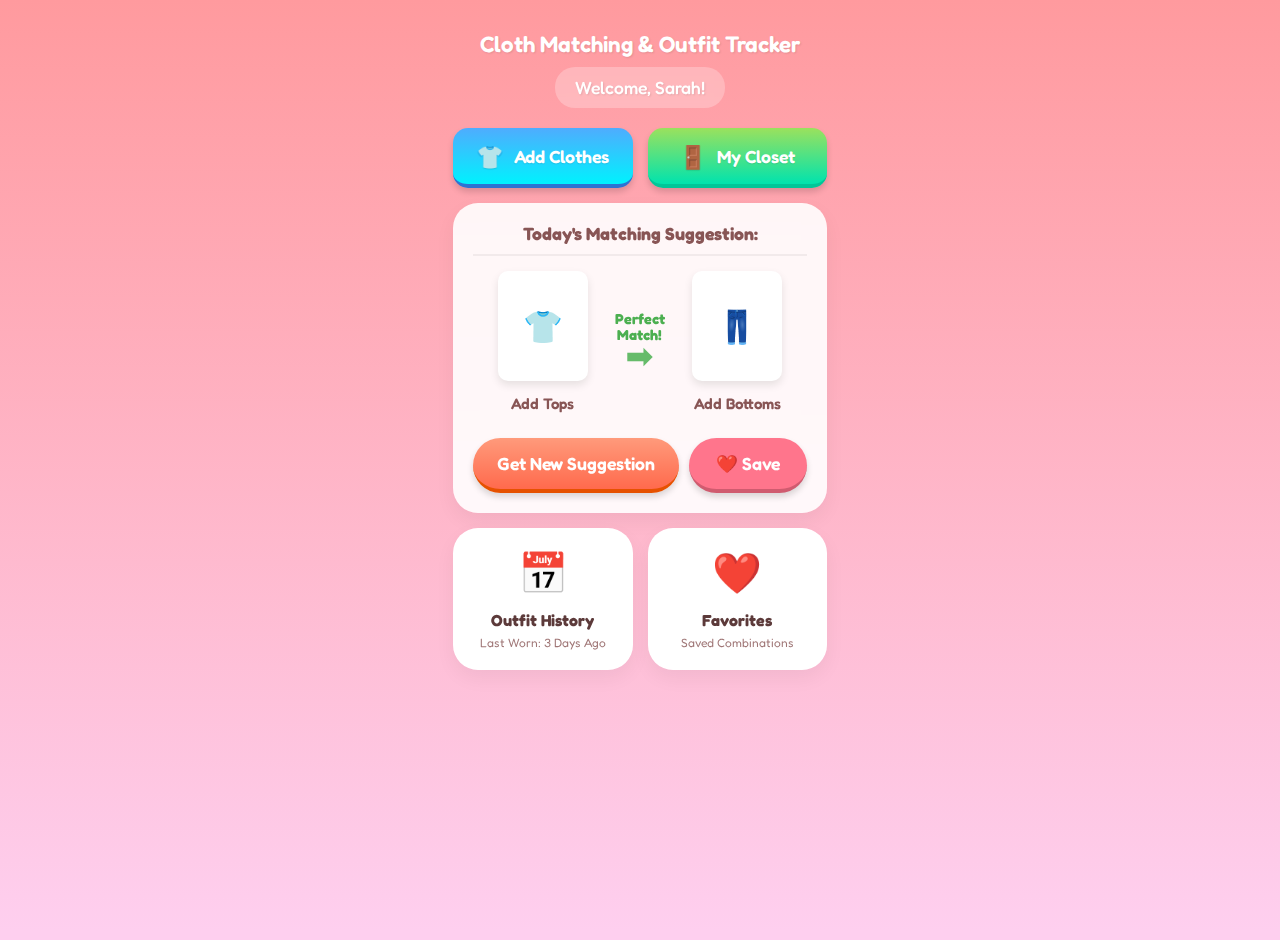
<file: index.html>
<!DOCTYPE html>
<html lang="en">

<head>
    <meta charset="UTF-8">
    <meta name="viewport" content="width=device-width, initial-scale=1.0">
    <title>Cloth Matching & Outfit Tracker</title>
    <link rel="stylesheet" href="style.css">
    <link href="https://fonts.googleapis.com/css2?family=Fredoka:wght@400;500;600&display=swap" rel="stylesheet">
</head>

<body onload="initHome()">

    <div class="app-container">

        <!-- Header -->
        <header>
            <h1>Cloth Matching & Outfit Tracker</h1>
            <div class="welcome-banner">Welcome, Sarah!</div>
        </header>

        <!-- Main Navigation -->
        <div class="nav-buttons">
            <button class="btn-main btn-blue" onclick="location.href='add_clothes.html'">
                <span class="icon">👕</span> Add Clothes
            </button>
            <button class="btn-main btn-green" onclick="location.href='my_closet.html'">
                <span class="icon">🚪</span> My Closet
            </button>
        </div>

        <!-- Suggestion Card -->
        <div class="card suggestion-card">
            <h3>Today's Matching Suggestion:</h3>

            <div class="match-display">
                <div class="item-display" id="topDisplay">
                    <!-- Javascript will inject content here -->
                    <div class="placeholder-img">👕</div>
                    <p class="item-name">Loading...</p>
                </div>

                <div class="match-arrow">
                    <span class="match-text">Perfect<br>Match!</span>
                    <span class="arrow-icon">➡</span>
                </div>

                <div class="item-display" id="bottomDisplay">
                    <!-- Javascript will inject content here -->
                    <div class="placeholder-img">👖</div>
                    <p class="item-name">Loading...</p>
                </div>
            </div>

            <div class="button-group" style="display: flex; gap: 10px; margin-top: 15px;">
                <button class="btn-action btn-orange" style="flex: 2;" onclick="generateHomeMatch()">Get New
                    Suggestion</button>
                <button class="btn-action btn-orange"
                    style="flex: 1; background: #ff758c; border-bottom-color: #d05b6f;"
                    onclick="saveCurrentToFavorites()">❤️ Save</button>
            </div>
        </div>

        <!-- Bottom Cards -->
        <div class="bottom-cards">
            <div class="card mini-card" onclick="location.href='outfit_history.html'">
                <div class="icon-calendar">📅</div>
                <h4>Outfit History</h4>
                <p class="sub-text">Last Worn: 3 Days Ago</p>
            </div>

            <div class="card mini-card" onclick="location.href='favourites.html'">
                <div class="icon-heart">❤️</div>
                <h4>Favorites</h4>
                <p class="sub-text">Saved Combinations</p>
            </div>
        </div>

    </div>

    <script src="script.js"></script>
</body>

</html>
</file>
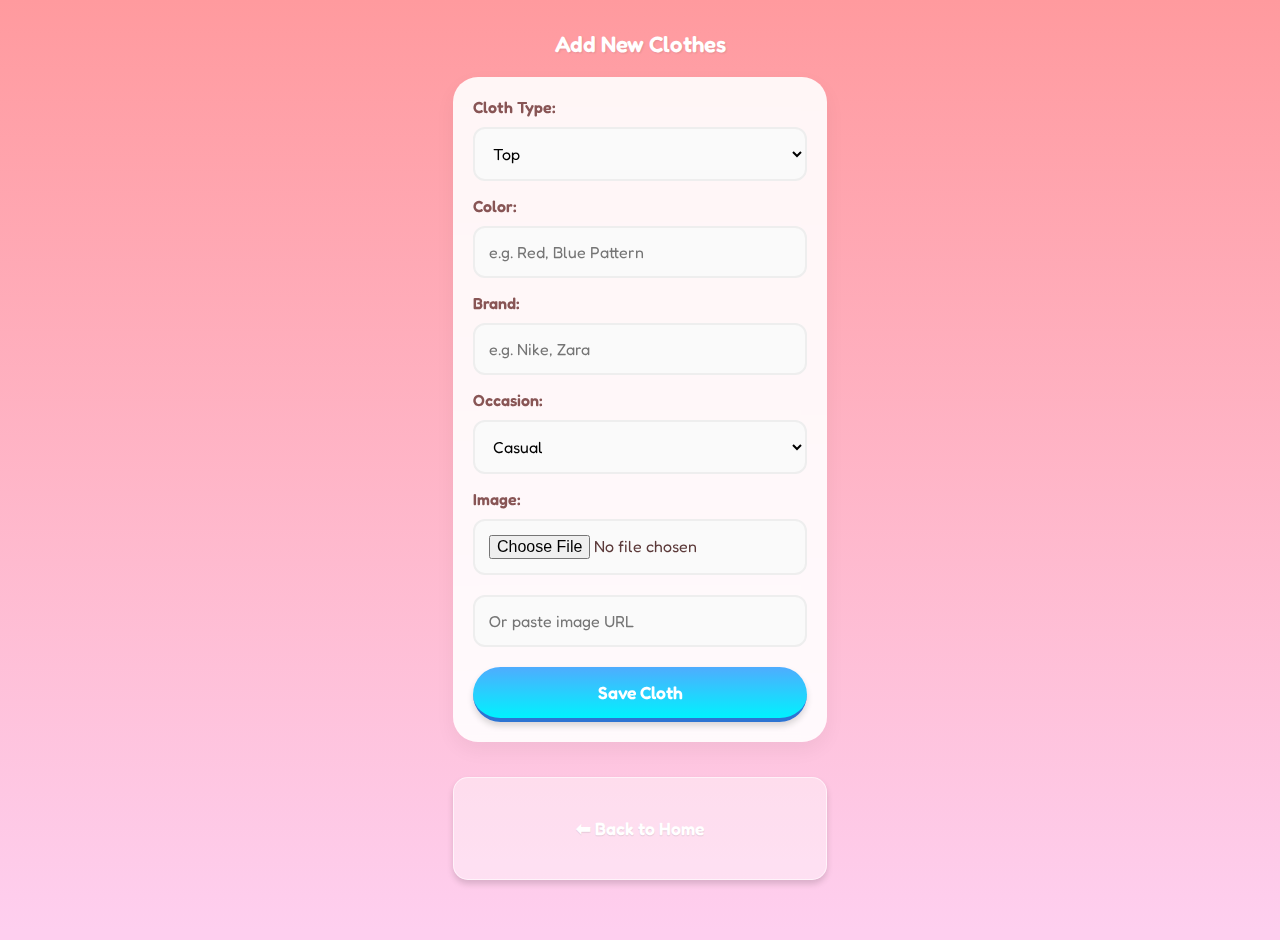
<file: add_clothes.html>
<!DOCTYPE html>
<html lang="en">

<head>
    <meta charset="UTF-8">
    <meta name="viewport" content="width=device-width, initial-scale=1.0">
    <title>Add Clothes</title>
    <link rel="stylesheet" href="style.css">
    <link href="https://fonts.googleapis.com/css2?family=Fredoka:wght@400;500;600&display=swap" rel="stylesheet">
</head>

<body>

    <div class="app-container">
        <!-- Header -->
        <header>
            <h1>Add New Clothes</h1>
        </header>

        <div class="card">
            <form onsubmit="saveCloth(); return false;">
                <label>Cloth Type:</label>
                <select id="type">
                    <option value="Top">Top</option>
                    <option value="Bottom">Bottom</option>
                    <option value="Shoes">Shoes</option>
                </select>

                <label>Color:</label>
                <input type="text" id="color" required placeholder="e.g. Red, Blue Pattern">

                <label>Brand:</label>
                <input type="text" id="brand" placeholder="e.g. Nike, Zara">

                <label>Occasion:</label>
                <select id="occasion">
                    <option value="Casual">Casual</option>
                    <option value="Formal">Formal</option>
                    <option value="Sport">Sport</option>
                    <option value="Party">Party</option>
                </select>

                <label>Image:</label>
                <!-- File Upload -->
                <input type="file" id="imageFile" accept="image/*">
                <!-- Fallback URL -->
                <input type="text" id="imageUrl" placeholder="Or paste image URL">

                <button type="submit" class="btn-action btn-blue">Save Cloth</button>
            </form>
        </div>

        <button onclick="location.href='index.html'" class="btn-main btn-back">
            ⬅ Back to Home
        </button>
    </div>

    <script src="script.js"></script>
</body>

</html>
</file>
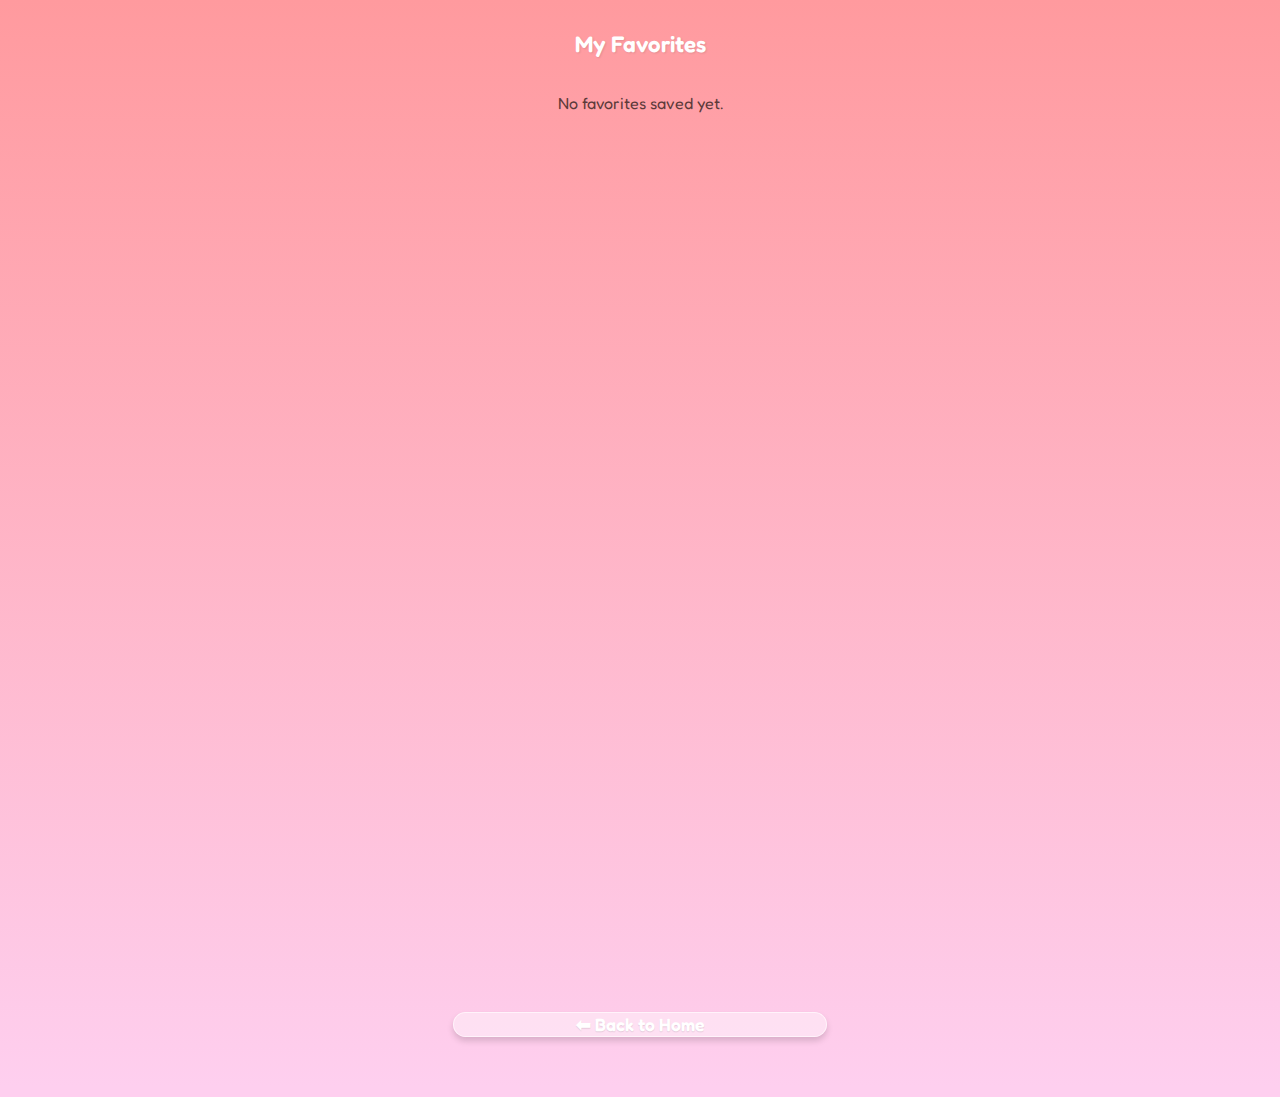
<file: favourites.html>
<!DOCTYPE html>
<html lang="en">

<head>
    <meta charset="UTF-8">
    <meta name="viewport" content="width=device-width, initial-scale=1.0">
    <title>My Favorites</title>
    <link rel="stylesheet" href="style.css">
    <link href="https://fonts.googleapis.com/css2?family=Fredoka:wght@400;500;600&display=swap" rel="stylesheet">
</head>

<body onload="loadFavorites()">

    <div class="app-container">
        <header>
            <h1>My Favorites</h1>
        </header>

        <div id="favoritesList" class="app-container" style="padding: 0;">
            <!-- Favorites will appear here -->
        </div>

        <button onclick="location.href='index.html'" class="btn-main btn-back">
            ⬅ Back to Home
        </button>
    </div>

    <script src="script.js"></script>
</body>

</html>
</file>
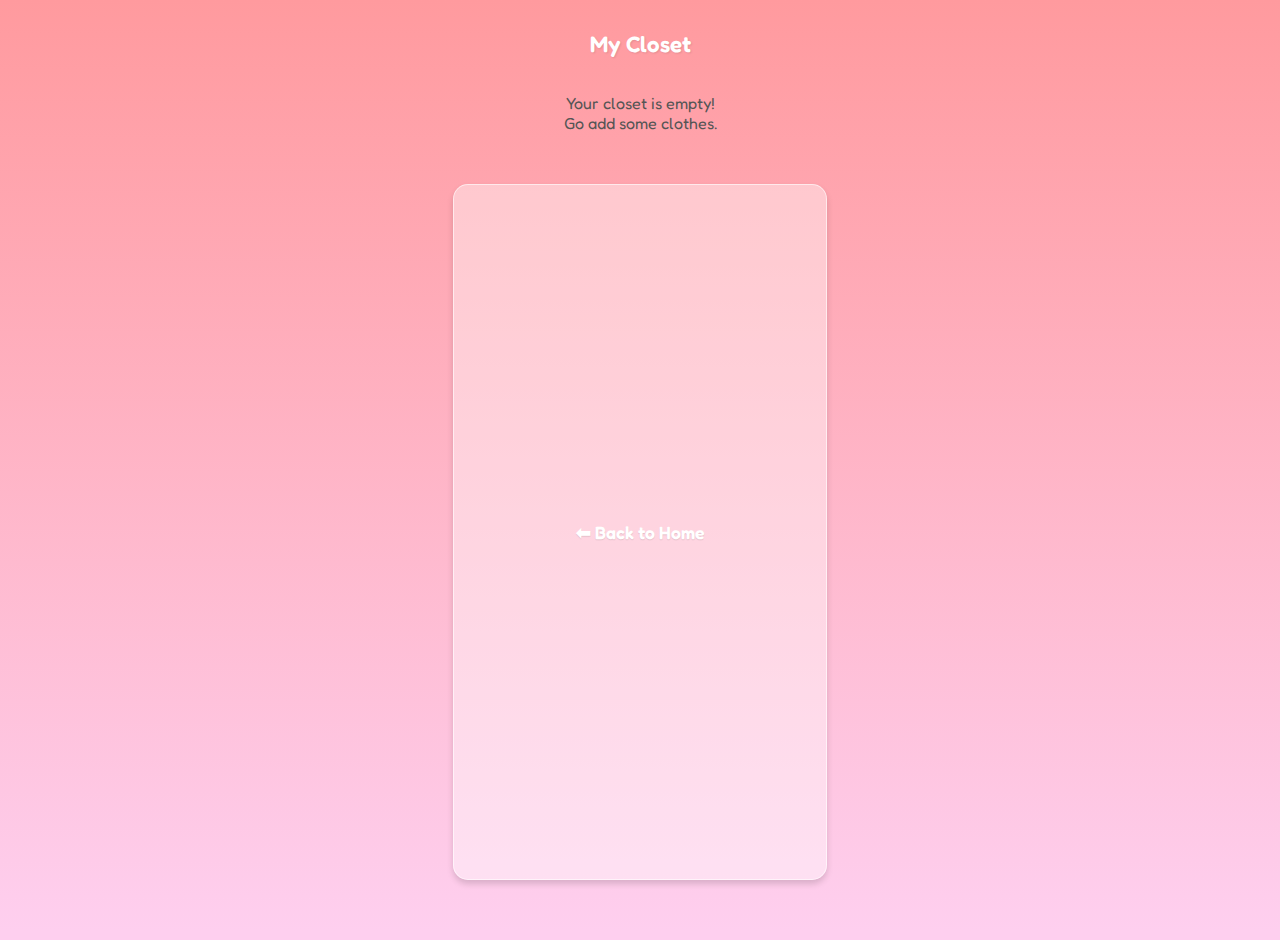
<file: my_closet.html>
<!DOCTYPE html>
<html lang="en">

<head>
    <meta charset="UTF-8">
    <meta name="viewport" content="width=device-width, initial-scale=1.0">
    <title>My Closet</title>
    <link rel="stylesheet" href="style.css">
    <link href="https://fonts.googleapis.com/css2?family=Fredoka:wght@400;500;600&display=swap" rel="stylesheet">
</head>

<body onload="displayCloset()">

    <div class="app-container">
        <header>
            <h1>My Closet</h1>
        </header>

        <div id="closetList" class="closet-grid">
            <!-- Clothes will appear here -->
        </div>

        <button onclick="location.href='index.html'" class="btn-main btn-back">
            ⬅ Back to Home
        </button>
    </div>

    <script src="script.js"></script>
</body>

</html>
</file>
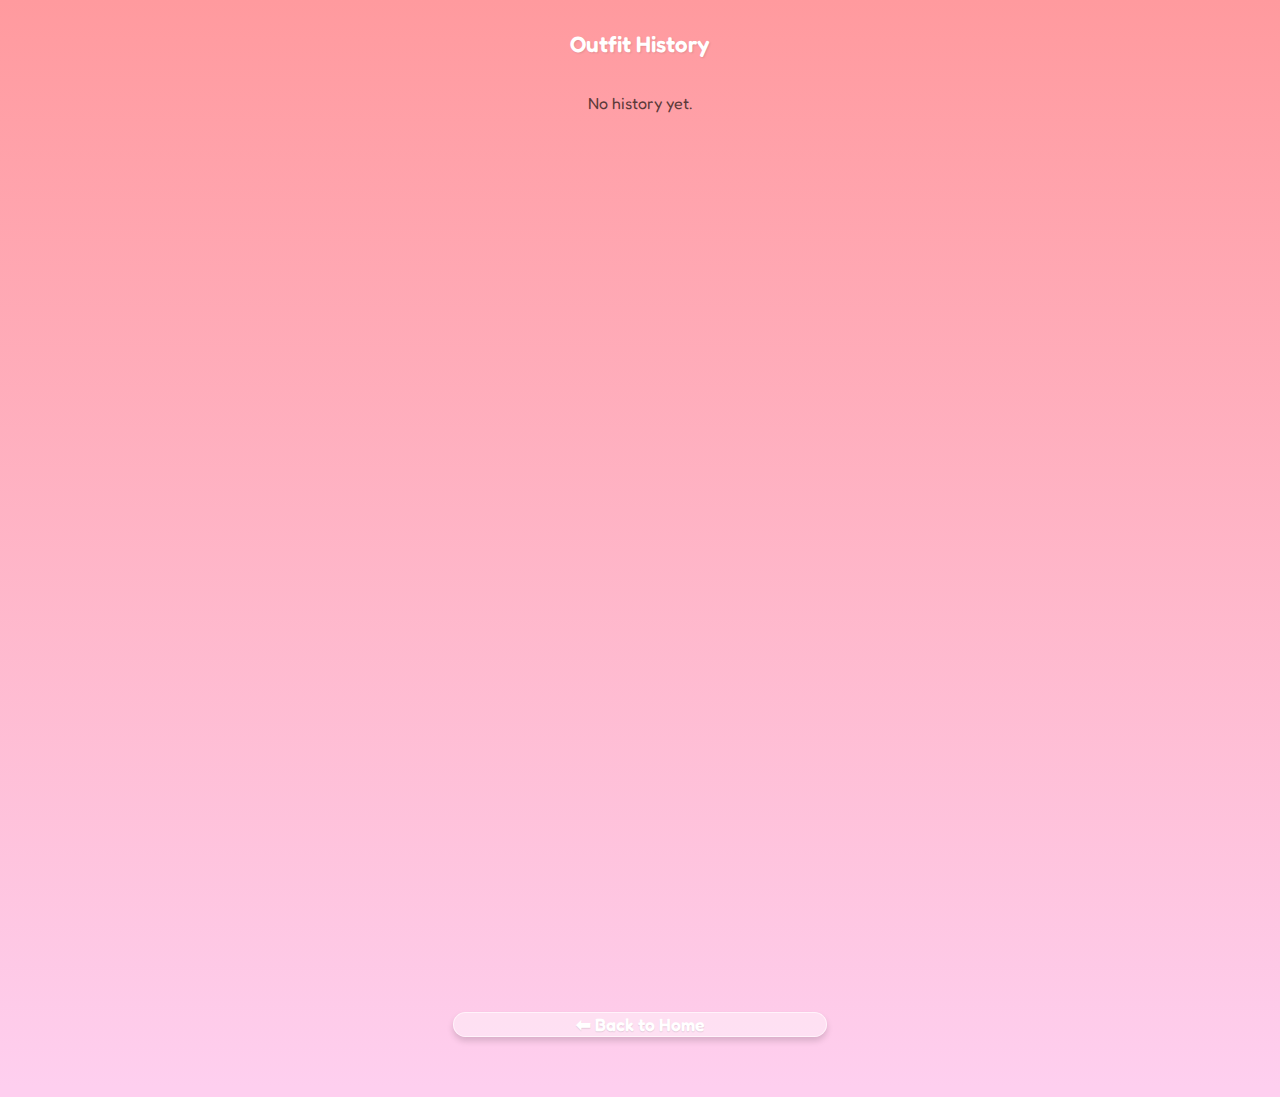
<file: outfit_history.html>
<!DOCTYPE html>
<html lang="en">

<head>
    <meta charset="UTF-8">
    <meta name="viewport" content="width=device-width, initial-scale=1.0">
    <title>Outfit History</title>
    <link rel="stylesheet" href="style.css">
    <link href="https://fonts.googleapis.com/css2?family=Fredoka:wght@400;500;600&display=swap" rel="stylesheet">
</head>

<body onload="loadHistory()">

    <div class="app-container">
        <header>
            <h1>Outfit History</h1>
        </header>

        <div id="historyList" class="app-container" style="padding: 0;">
            <!-- History items will appear here -->
        </div>

        <button onclick="location.href='index.html'" class="btn-main btn-back">
            ⬅ Back to Home
        </button>
    </div>

    <script src="script.js"></script>
</body>

</html>
</file>
<file: style.css>
@import url('https://fonts.googleapis.com/css2?family=Fredoka:wght@300;400;500;600&display=swap');

:root {
    --bg-gradient: linear-gradient(180deg, #ff9a9e 0%, #fecfef 99%, #fecfef 100%);
    --card-bg: rgba(255, 255, 255, 0.9);
    --text-primary: #5c3a3a;
    --text-secondary: #885555;

    /* Buttons */
    --btn-blue-start: #4facfe;
    --btn-blue-end: #00f2fe;
    --btn-green-start: #9be15d;
    --btn-green-end: #00e3ae;
    --btn-orange-start: #ff9a7b;
    --btn-orange-end: #ff6a4d;
}

body {
    font-family: 'Fredoka', sans-serif;
    background-image: var(--bg-gradient);
    min-height: 100vh;
    margin: 0;
    display: flex;
    justify-content: center;
    align-items: flex-start;
    color: var(--text-primary);
    padding-bottom: 40px;
}

.app-container {
    width: 100%;
    max-width: 414px;
    /* iPhone Max width approx */
    padding: 20px;
    box-sizing: border-box;
    display: flex;
    flex-direction: column;
    gap: 15px;
    min-height: 100vh;
}

/* Header */
header {
    text-align: center;
    color: white;
    margin-bottom: 5px;
    margin-top: 10px;
    text-shadow: 1px 1px 2px rgba(0, 0, 0, 0.1);
}

h1 {
    font-size: 1.4rem;
    font-weight: 600;
    margin: 0;
}

.welcome-banner {
    background-color: rgba(255, 255, 255, 0.25);
    margin-top: 10px;
    padding: 10px 20px;
    border-radius: 20px;
    font-size: 1.1rem;
    font-weight: 500;
    display: inline-block;
    backdrop-filter: blur(5px);
}

/* Buttons */
button {
    border: none;
    color: white;
    font-family: inherit;
    font-weight: 600;
    cursor: pointer;
    box-shadow: 0 4px 6px rgba(0, 0, 0, 0.15);
    transition: transform 0.1s, box-shadow 0.1s;
}

button:active {
    transform: scale(0.98);
    box-shadow: 0 2px 4px rgba(0, 0, 0, 0.1);
}

.nav-buttons {
    display: flex;
    gap: 15px;
    justify-content: space-between;
}

.btn-main {
    flex: 1;
    height: 60px;
    border-radius: 15px;
    font-size: 1.1rem;
    display: flex;
    align-items: center;
    justify-content: center;
    gap: 10px;
    text-shadow: 0 1px 1px rgba(0, 0, 0, 0.1);
}

.btn-blue {
    background: linear-gradient(to bottom, var(--btn-blue-start), var(--btn-blue-end));
    border-bottom: 4px solid #2D73D2;
}

.btn-green {
    background: linear-gradient(to bottom, var(--btn-green-start), var(--btn-green-end));
    border-bottom: 4px solid #00c698;
}

.icon {
    font-size: 1.4rem;
}

/* Cards */
.card {
    background: var(--card-bg);
    border-radius: 25px;
    padding: 20px;
    box-shadow: 0 8px 20px rgba(0, 0, 0, 0.05);
    text-align: center;
    position: relative;
    backdrop-filter: blur(10px);
}

/* Suggestion Card */
.suggestion-card h3 {
    margin-top: 0;
    color: var(--text-secondary);
    font-size: 1.1rem;
    margin-bottom: 15px;
    border-bottom: 2px solid rgba(0, 0, 0, 0.05);
    padding-bottom: 10px;
}

.match-display {
    display: flex;
    justify-content: space-around;
    align-items: center;
    margin-bottom: 20px;
}

.item-display {
    display: flex;
    flex-direction: column;
    align-items: center;
    width: 40%;
}

.cloth-img,
.placeholder-img {
    width: 90px;
    height: 110px;
    border-radius: 10px;
    object-fit: cover;
    margin-bottom: 8px;
    box-shadow: 0 4px 8px rgba(0, 0, 0, 0.1);
    background-color: #fff;
}

.placeholder-img {
    display: flex;
    align-items: center;
    justify-content: center;
    font-size: 2rem;
    color: #eee;
}

.item-name {
    font-size: 0.95rem;
    color: var(--text-secondary);
    margin: 5px 0 0 0;
    font-weight: 600;
}

.match-arrow {
    display: flex;
    flex-direction: column;
    align-items: center;
    color: #4CAF50;
    font-weight: bold;
    font-size: 0.9rem;
    line-height: 1.1;
}

.arrow-icon {
    font-size: 2rem;
    margin-top: -5px;
    color: #66bb6a;
}

.btn-action {
    width: 100%;
    padding: 15px;
    border-radius: 30px;
    font-size: 1.1rem;
    margin-top: 5px;
}

.btn-orange {
    background: linear-gradient(to bottom, var(--btn-orange-start), var(--btn-orange-end));
    border-bottom: 4px solid #e65100;
}

/* Bottom Cards */
.bottom-cards {
    display: flex;
    gap: 15px;
}

.mini-card {
    flex: 1;
    display: flex;
    flex-direction: column;
    align-items: center;
    justify-content: center;
    padding: 20px 10px;
    cursor: pointer;
    transition: 0.2s;
    background: white;
}

.mini-card:active {
    transform: scale(0.96);
}

/* Colorful icons for bottom cards */
.icon-calendar {
    font-size: 2.5rem;
    margin-bottom: 5px;
    /* Emoji fallback is good, or use an image/svg if wanted. Using CSS gradient text for "premium" feel if text, but emoji is standard here */
}

.icon-heart {
    font-size: 2.5rem;
    margin-bottom: 5px;
}

.mini-card h4 {
    margin: 8px 0 5px 0;
    font-size: 1rem;
    color: var(--text-primary);
}

.sub-text {
    font-size: 0.75rem;
    color: var(--text-secondary);
    margin: 0;
    opacity: 0.8;
}

/* Forms */
label {
    font-weight: 600;
    color: var(--text-secondary);
    margin-bottom: 5px;
    display: block;
    text-align: left;
}

input,
select {
    width: 100%;
    padding: 14px;
    margin: 5px 0 15px 0;
    border: 2px solid #eee;
    border-radius: 12px;
    box-sizing: border-box;
    font-family: inherit;
    font-size: 1rem;
    background: #fafafa;
    transition: border-color 0.2s;
}

input:focus,
select:focus {
    outline: none;
    border-color: #ff9a9e;
    background: #fff;
}

/* Closet Grid */
.closet-grid {
    display: grid;
    grid-template-columns: repeat(auto-fill, minmax(130px, 1fr));
    gap: 15px;
}

.cloth-card {
    background: white;
    border-radius: 15px;
    padding: 15px;
    box-shadow: 0 4px 10px rgba(0, 0, 0, 0.05);
    display: flex;
    flex-direction: column;
    align-items: center;
    position: relative;
}

.cloth-card img {
    border-radius: 10px;
    margin-bottom: 10px;
}

.cloth-card h3 {
    margin: 5px 0;
    font-size: 1rem;
    color: var(--text-primary);
}

.cloth-card p {
    font-size: 0.8rem;
    color: var(--text-secondary);
    margin: 2px 0;
}

.delete-btn {
    margin-top: 10px;
    background: #ff6b6b;
    padding: 5px 10px;
    border-radius: 8px;
    font-size: 0.8rem;
    width: 100%;
}

/* Back Button */
.btn-back {
    background: rgba(255, 255, 255, 0.4);
    border: 1px solid rgba(255, 255, 255, 0.6);
    color: white;
    margin-top: 20px;
}

.btn-back:hover {
    background: rgba(255, 255, 255, 0.5);
}
</file>
